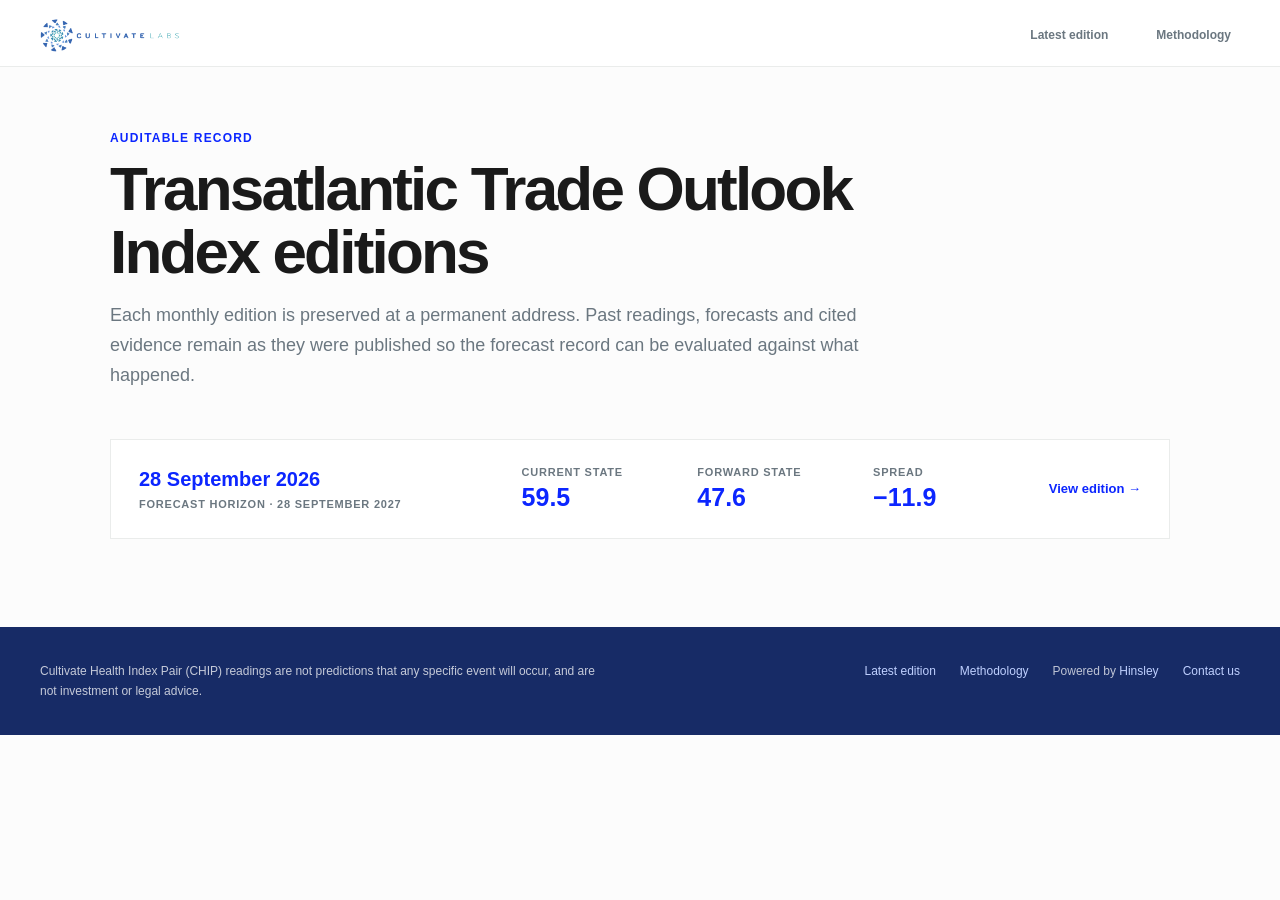
<file: editions/index.html>
<!DOCTYPE html>
<html lang="en">
<head>
<meta charset="utf-8">
<meta name="viewport" content="width=device-width, initial-scale=1">
<meta name="description" content="Permanent monthly editions of the Transatlantic Trade Outlook Index.">
<meta property="og:title" content="Transatlantic Trade Outlook Index editions | Cultivate Labs">
<meta property="og:description" content="A permanent, public record of every published index edition.">
<meta property="og:type" content="website">
<meta property="og:url" content="https://cultivatelabs.github.io/transatlantic-trade-outlook-index/editions/">
<meta property="og:image" content="https://cultivatelabs.github.io/transatlantic-trade-outlook-index/assets/og-transatlantic-trade-outlook.png">
<title>Index editions | Transatlantic Trade Outlook</title>
<link rel="stylesheet" href="../assets/css/index-core.css">
</head>
<body>
<div class="page-shell">
<header class="site-header">
<div class="site-header-main">
<a href="../index.html" aria-label="Return to the latest index"><img src="../assets/cultivate-labs-lockup.png" alt="Cultivate Labs" class="brand-lockup"></a>
<div class="site-header-right"><a class="series-link utility-link" href="../index.html">Latest edition</a><a class="series-link utility-link" href="../index.html?page=methodology">Methodology</a></div>
</div>
</header>

<main class="archive-main">
<div class="archive-kicker">Auditable record</div>
<h1 class="archive-title">Transatlantic Trade Outlook Index editions</h1>
<p class="archive-deck">Each monthly edition is preserved at a permanent address. Past readings, forecasts and cited evidence remain as they were published so the forecast record can be evaluated against what happened.</p>

<a class="archive-card" href="./2026-09-28/">
<div>
<h2 class="archive-card-title">28 September 2026</h2>
<div class="archive-card-note">Forecast horizon · 28 September 2027</div>
</div>
<div><div class="archive-label">Current state</div><div class="archive-value">59.5</div></div>
<div><div class="archive-label">Forward state</div><div class="archive-value">47.6</div></div>
<div><div class="archive-label">Spread</div><div class="archive-value">−11.9</div></div>
<span class="archive-link">View edition →</span>
</a>
</main>

<footer class="site-footer">
<div class="footer-inner">
<div class="footer-note">Cultivate Health Index Pair (CHIP) readings are not predictions that any specific event will occur, and are not investment or legal advice.</div>
<div class="footer-links"><a href="../index.html">Latest edition</a><a href="../index.html?page=methodology">Methodology</a><span class="footer-powered">Powered by <a href="https://www.hinsley.ai/" target="_blank" rel="noopener noreferrer">Hinsley</a></span><a href="https://www.cultivatelabs.com/contact" target="_blank" rel="noopener noreferrer">Contact us</a></div>
</div>
</footer>
</div>
</body>
</html>
</file>
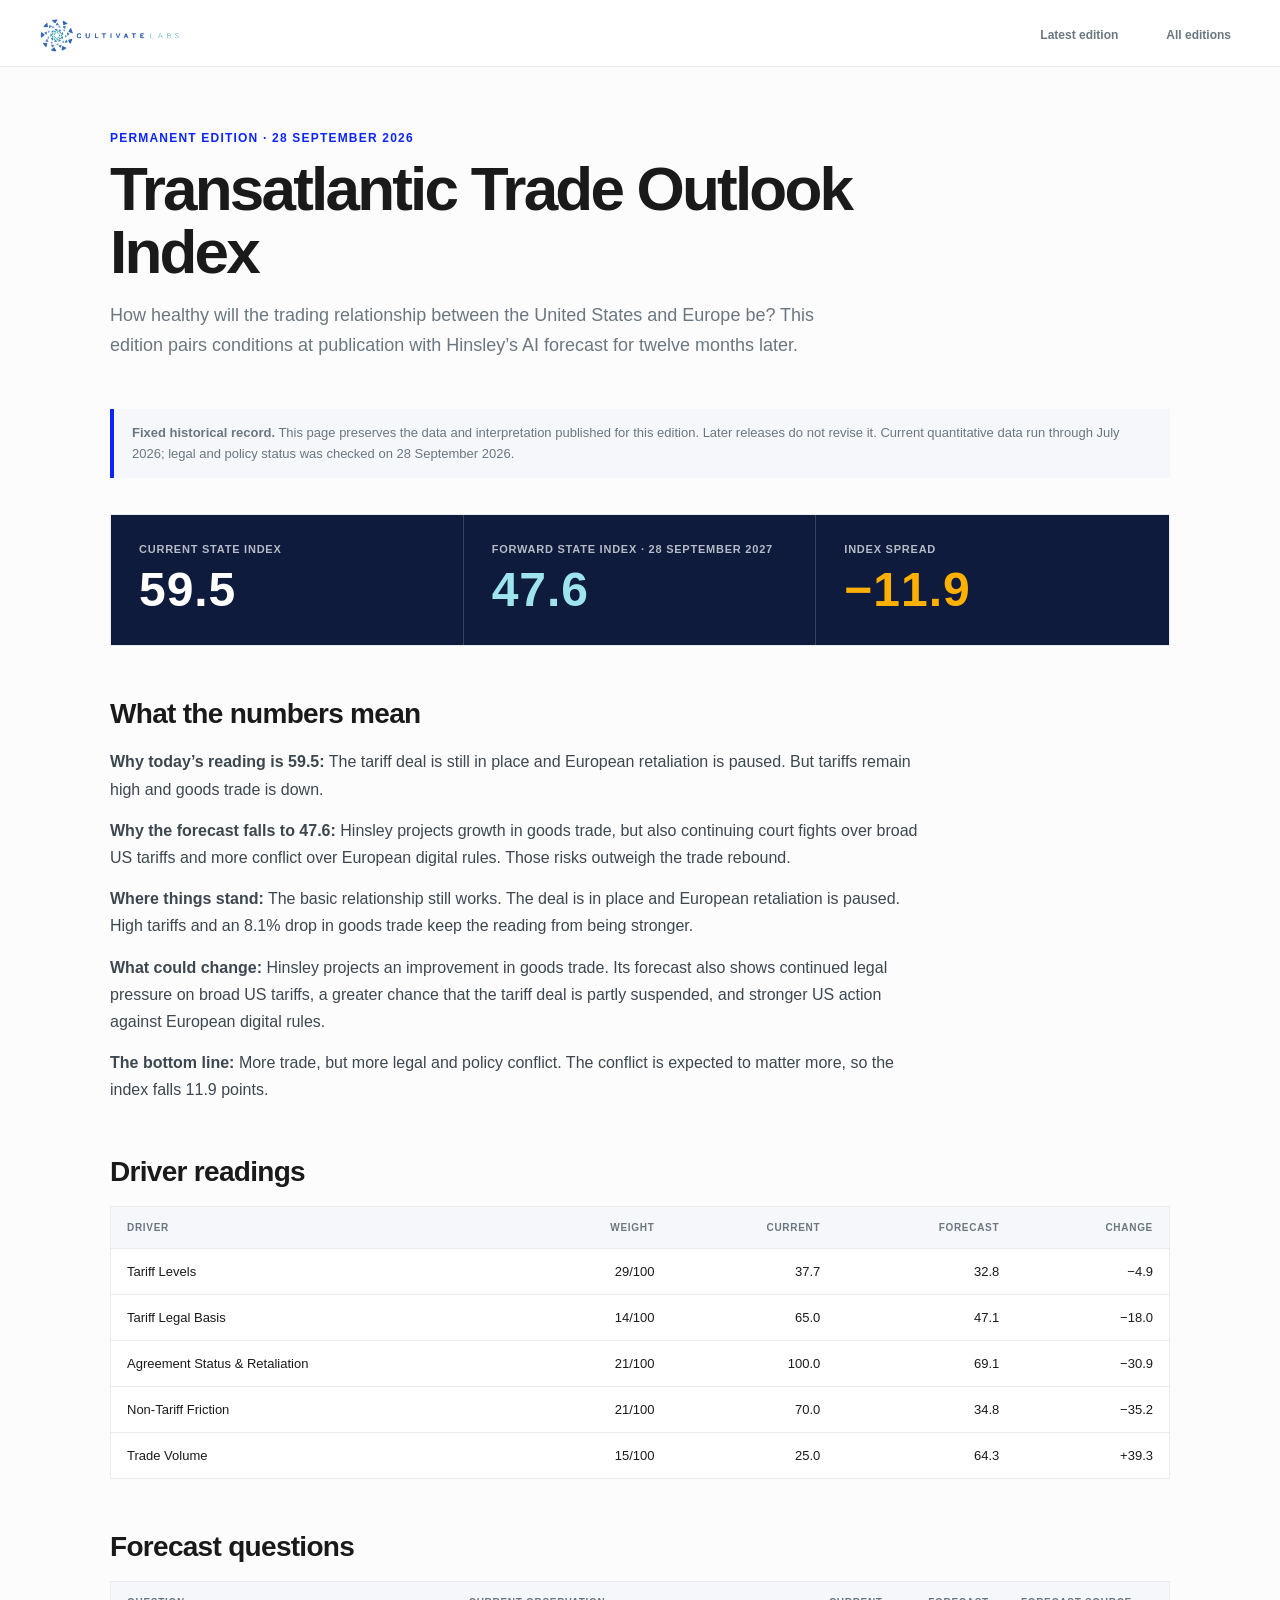
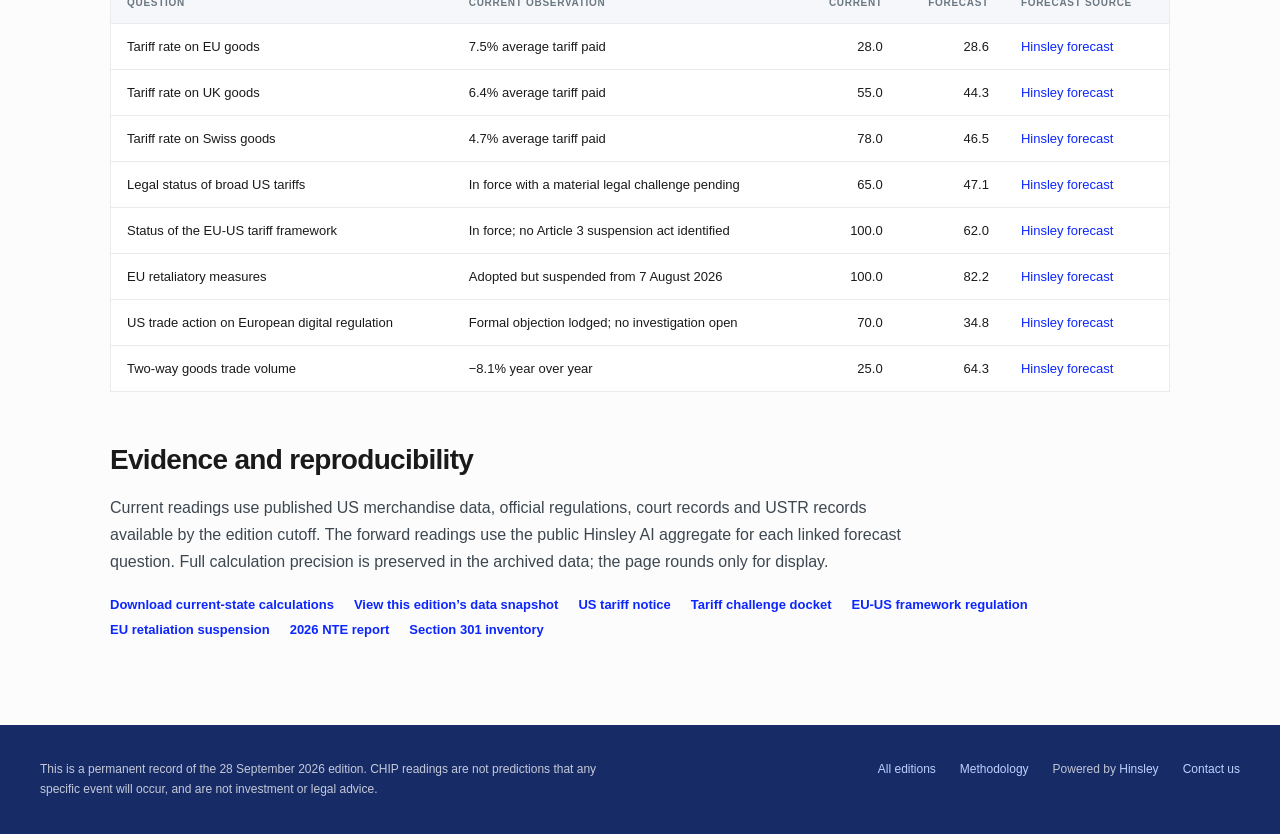
<file: editions/2026-09-28/index.html>
<!DOCTYPE html>
<html lang="en">
<head>
<meta charset="utf-8">
<meta name="viewport" content="width=device-width, initial-scale=1">
<meta name="description" content="Permanent record of the 28 September 2026 Transatlantic Trade Outlook Index edition: 59.5 current state and 47.6 forward state.">
<meta property="og:title" content="28 September 2026 edition | Transatlantic Trade Outlook Index">
<meta property="og:description" content="Current state 59.5; Hinsley AI forecast for 28 September 2027: 47.6.">
<meta property="og:type" content="article">
<meta property="og:url" content="https://cultivatelabs.github.io/transatlantic-trade-outlook-index/editions/2026-09-28/">
<meta property="og:image" content="https://cultivatelabs.github.io/transatlantic-trade-outlook-index/assets/og-transatlantic-trade-outlook.png">
<title>28 September 2026 edition | Transatlantic Trade Outlook Index</title>
<link rel="stylesheet" href="../../assets/css/index-core.css">
</head>
<body>
<div class="page-shell">
<header class="site-header">
<div class="site-header-main">
<a href="../../index.html" aria-label="Return to the latest index"><img src="../../assets/cultivate-labs-lockup.png" alt="Cultivate Labs" class="brand-lockup"></a>
<div class="site-header-right"><a class="series-link utility-link" href="../../index.html">Latest edition</a><a class="series-link utility-link" href="../">All editions</a></div>
</div>
</header>

<main class="archive-main">
<div class="archive-kicker">Permanent edition · 28 September 2026</div>
<h1 class="archive-title">Transatlantic Trade Outlook Index</h1>
<p class="archive-deck">How healthy will the trading relationship between the United States and Europe be? This edition pairs conditions at publication with Hinsley’s AI forecast for twelve months later.</p>
<div class="edition-banner"><strong>Fixed historical record.</strong> This page preserves the data and interpretation published for this edition. Later releases do not revise it. Current quantitative data run through July 2026; legal and policy status was checked on 28 September 2026.</div>

<div class="edition-metrics" aria-label="Headline index readings">
<div class="edition-metric"><div class="archive-label">Current State Index</div><div class="edition-metric-value">59.5</div></div>
<div class="edition-metric"><div class="archive-label">Forward State Index · 28 September 2027</div><div class="edition-metric-value" style="color:#9EE4EC">47.6</div></div>
<div class="edition-metric"><div class="archive-label">Index spread</div><div class="edition-metric-value" style="color:#FFB000">−11.9</div></div>
</div>

<section class="edition-section">
<h2>What the numbers mean</h2>
<div class="edition-prose">
<p><strong>Why today’s reading is 59.5:</strong> The tariff deal is still in place and European retaliation is paused. But tariffs remain high and goods trade is down.</p>
<p><strong>Why the forecast falls to 47.6:</strong> Hinsley projects growth in goods trade, but also continuing court fights over broad US tariffs and more conflict over European digital rules. Those risks outweigh the trade rebound.</p>
<p><strong>Where things stand:</strong> The basic relationship still works. The deal is in place and European retaliation is paused. High tariffs and an 8.1% drop in goods trade keep the reading from being stronger.</p>
<p><strong>What could change:</strong> Hinsley projects an improvement in goods trade. Its forecast also shows continued legal pressure on broad US tariffs, a greater chance that the tariff deal is partly suspended, and stronger US action against European digital rules.</p>
<p><strong>The bottom line:</strong> More trade, but more legal and policy conflict. The conflict is expected to matter more, so the index falls 11.9 points.</p>
</div>
</section>

<section class="edition-section">
<h2>Driver readings</h2>
<div class="edition-table-wrap">
<table class="edition-table">
<thead><tr><th>Driver</th><th class="number">Weight</th><th class="number">Current</th><th class="number">Forecast</th><th class="number">Change</th></tr></thead>
<tbody>
<tr><td>Tariff Levels</td><td class="number">29/100</td><td class="number">37.7</td><td class="number">32.8</td><td class="number">−4.9</td></tr>
<tr><td>Tariff Legal Basis</td><td class="number">14/100</td><td class="number">65.0</td><td class="number">47.1</td><td class="number">−18.0</td></tr>
<tr><td>Agreement Status &amp; Retaliation</td><td class="number">21/100</td><td class="number">100.0</td><td class="number">69.1</td><td class="number">−30.9</td></tr>
<tr><td>Non-Tariff Friction</td><td class="number">21/100</td><td class="number">70.0</td><td class="number">34.8</td><td class="number">−35.2</td></tr>
<tr><td>Trade Volume</td><td class="number">15/100</td><td class="number">25.0</td><td class="number">64.3</td><td class="number">+39.3</td></tr>
</tbody>
</table>
</div>
</section>

<section class="edition-section">
<h2>Forecast questions</h2>
<div class="edition-table-wrap">
<table class="edition-table">
<thead><tr><th>Question</th><th>Current observation</th><th class="number">Current</th><th class="number">Forecast</th><th>Forecast source</th></tr></thead>
<tbody>
<tr><td>Tariff rate on EU goods</td><td>7.5% average tariff paid</td><td class="number">28.0</td><td class="number">28.6</td><td><a href="https://www.hinsley.ai/forecasting/questions/ae183aac-3cf6-42ea-9922-121361114535">Hinsley forecast</a></td></tr>
<tr><td>Tariff rate on UK goods</td><td>6.4% average tariff paid</td><td class="number">55.0</td><td class="number">44.3</td><td><a href="https://www.hinsley.ai/forecasting/questions/46619c96-5846-41a6-92ca-1b92a5f20600">Hinsley forecast</a></td></tr>
<tr><td>Tariff rate on Swiss goods</td><td>4.7% average tariff paid</td><td class="number">78.0</td><td class="number">46.5</td><td><a href="https://www.hinsley.ai/forecasting/questions/ccc3f6f9-7a92-49c2-9b4c-7c9be55b8d6e">Hinsley forecast</a></td></tr>
<tr><td>Legal status of broad US tariffs</td><td>In force with a material legal challenge pending</td><td class="number">65.0</td><td class="number">47.1</td><td><a href="https://www.hinsley.ai/forecasting/questions/cccc399a-07cb-4980-8481-302d77bb1047">Hinsley forecast</a></td></tr>
<tr><td>Status of the EU-US tariff framework</td><td>In force; no Article 3 suspension act identified</td><td class="number">100.0</td><td class="number">62.0</td><td><a href="https://www.hinsley.ai/forecasting/questions/e46cb1ab-a086-4c31-b755-2d624c252059">Hinsley forecast</a></td></tr>
<tr><td>EU retaliatory measures</td><td>Adopted but suspended from 7 August 2026</td><td class="number">100.0</td><td class="number">82.2</td><td><a href="https://www.hinsley.ai/forecasting/questions/266cfc13-d5eb-4e23-b708-e6640e77a816">Hinsley forecast</a></td></tr>
<tr><td>US trade action on European digital regulation</td><td>Formal objection lodged; no investigation open</td><td class="number">70.0</td><td class="number">34.8</td><td><a href="https://www.hinsley.ai/forecasting/questions/e59ff3d4-bc97-44f5-a002-93eb27a83a57">Hinsley forecast</a></td></tr>
<tr><td>Two-way goods trade volume</td><td>−8.1% year over year</td><td class="number">25.0</td><td class="number">64.3</td><td><a href="https://www.hinsley.ai/forecasting/questions/d04b25cb-ef2a-438e-92ab-784cec4ce5d3">Hinsley forecast</a></td></tr>
</tbody>
</table>
</div>
</section>

<section class="edition-section">
<h2>Evidence and reproducibility</h2>
<div class="edition-prose">
<p>Current readings use published US merchandise data, official regulations, court records and USTR records available by the edition cutoff. The forward readings use the public Hinsley AI aggregate for each linked forecast question. Full calculation precision is preserved in the archived data; the page rounds only for display.</p>
</div>
<div class="edition-links">
<a href="../../data/2026-09-28-current-state.csv">Download current-state calculations</a>
<a href="./index-data.js">View this edition’s data snapshot</a>
<a href="https://www.govinfo.gov/content/pkg/FR-2026-07-28/pdf/2026-15181.pdf">US tariff notice</a>
<a href="https://www.courtlistener.com/docket/73667352/burlap-and-barrel-inc-v-united-states-of-america/">Tariff challenge docket</a>
<a href="https://eur-lex.europa.eu/legal-content/EN/ALL/?uri=CELEX%3A32026R1455">EU-US framework regulation</a>
<a href="https://eur-lex.europa.eu/legal-content/EN/ALL/?uri=CELEX%3A32026R1893">EU retaliation suspension</a>
<a href="https://ustr.gov/sites/default/files/files/Press/Releases/2026/National%20Trade%20Estimate%20Report%202026.pdf">2026 NTE report</a>
<a href="https://ustr.gov/issue-areas/enforcement/section-301-investigations">Section 301 inventory</a>
</div>
</section>
</main>

<footer class="site-footer">
<div class="footer-inner">
<div class="footer-note">This is a permanent record of the 28 September 2026 edition. CHIP readings are not predictions that any specific event will occur, and are not investment or legal advice.</div>
<div class="footer-links"><a href="../">All editions</a><a href="../../index.html?page=methodology">Methodology</a><span class="footer-powered">Powered by <a href="https://www.hinsley.ai/" target="_blank" rel="noopener noreferrer">Hinsley</a></span><a href="https://www.cultivatelabs.com/contact" target="_blank" rel="noopener noreferrer">Contact us</a></div>
</div>
</footer>
</div>
</body>
</html>
</file>
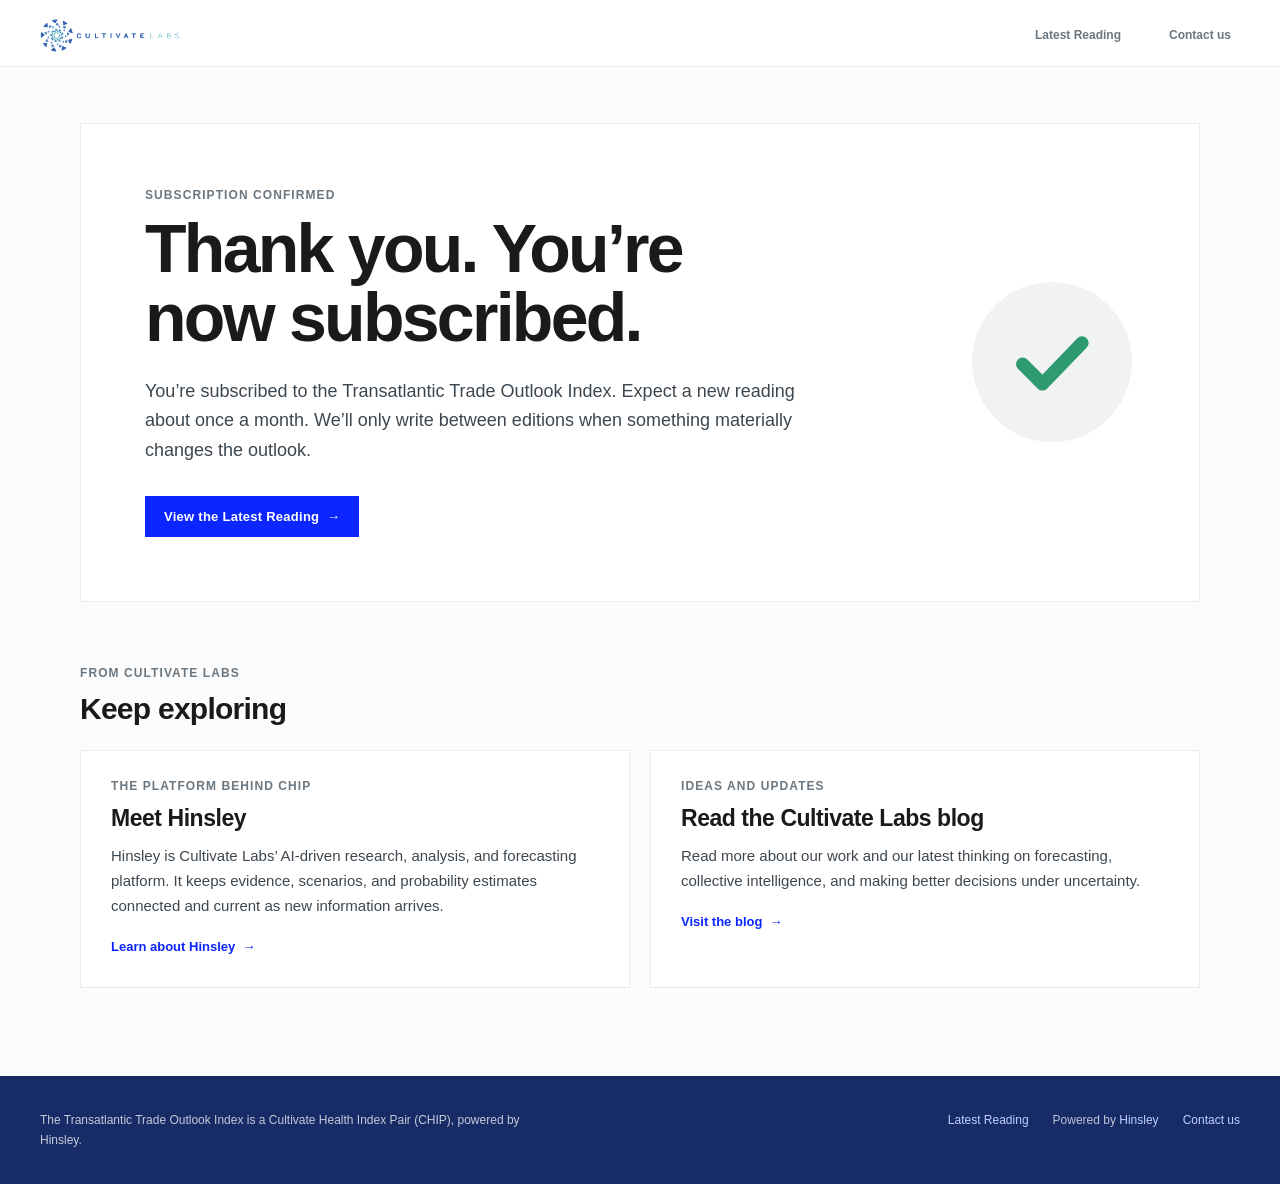
<file: subscribed.html>
<!DOCTYPE html>
<html lang="en">
<head>
<meta charset="utf-8">
<meta name="viewport" content="width=device-width, initial-scale=1">
<meta name="robots" content="noindex,follow">
<meta name="description" content="Subscription confirmation for the Transatlantic Trade Outlook Index from Cultivate Labs.">
<title>Subscription Confirmed | Transatlantic Trade Outlook Index</title>
<link rel="stylesheet" href="./assets/css/index-core.css">
</head>
<body>
<div class="page-shell">
<header class="site-header">
  <div class="site-header-main">
    <a href="./" aria-label="Cultivate Labs — latest Transatlantic Trade Outlook Index reading">
      <img src="assets/cultivate-labs-lockup.png" alt="Cultivate Labs" class="brand-lockup">
    </a>
    <div class="site-header-right">
      <a class="series-link utility-link" href="./">Latest Reading</a>
      <a class="series-link utility-link" href="https://www.cultivatelabs.com/contact" target="_blank" rel="noopener noreferrer">Contact us</a>
    </div>
  </div>
</header>

<main class="confirmation-main">
  <section class="confirmation-hero" aria-labelledby="confirmation-title">
    <div class="confirmation-copy">
      <p class="confirmation-kicker">Subscription confirmed</p>
      <h1 class="confirmation-title" id="confirmation-title">Thank you. You’re now subscribed.</h1>
      <p class="confirmation-description">You’re subscribed to the Transatlantic Trade Outlook Index. Expect a new reading about once a month. We’ll only write between editions when something materially changes the outlook.</p>
      <a class="action-button primary confirmation-button" href="./">View the Latest Reading&nbsp; →</a>
    </div>
    <div class="confirmation-checkmark" aria-hidden="true">
      <svg viewBox="0 0 120 120"><path d="M20 63 47 90 101 34"></path></svg>
    </div>
  </section>

  <section class="resource-section" aria-labelledby="resource-heading">
    <p class="resource-kicker">From Cultivate Labs</p>
    <h2 class="resource-heading" id="resource-heading">Keep exploring</h2>
    <div class="resource-grid">
      <a class="resource-card" href="https://www.hinsley.ai/" target="_blank" rel="noopener noreferrer">
        <div class="resource-copy">
          <p class="resource-kicker">The platform behind CHIP</p>
          <h3 class="resource-title">Meet Hinsley</h3>
          <p class="resource-description">Hinsley is Cultivate Labs’ AI-driven research, analysis, and forecasting platform. It keeps evidence, scenarios, and probability estimates connected and current as new information arrives.</p>
          <span class="resource-link-label">Learn about Hinsley&nbsp; →</span>
        </div>
      </a>

      <a class="resource-card" href="https://cultivatelabs.com/blog" target="_blank" rel="noopener noreferrer">
        <div class="resource-copy">
          <p class="resource-kicker">Ideas and updates</p>
          <h3 class="resource-title">Read the Cultivate Labs blog</h3>
          <p class="resource-description">Read more about our work and our latest thinking on forecasting, collective intelligence, and making better decisions under uncertainty.</p>
          <span class="resource-link-label">Visit the blog&nbsp; →</span>
        </div>
      </a>
    </div>
  </section>
</main>

<footer class="site-footer">
  <div class="footer-inner">
    <div class="confirmation-footer-note">The Transatlantic Trade Outlook Index is a Cultivate Health Index Pair (CHIP), powered by Hinsley.</div>
    <div class="footer-links">
      <a href="./">Latest Reading</a>
      <span class="footer-powered">Powered by <a href="https://www.hinsley.ai/" target="_blank" rel="noopener noreferrer">Hinsley</a></span>
      <a href="https://www.cultivatelabs.com/contact" target="_blank" rel="noopener noreferrer">Contact us</a>
    </div>
  </div>
</footer>
</div>
</body>
</html>
</file>
<file: assets/css/index-core.css>
:root {
  --index-page: #fcfcfc;
  --index-surface: #ffffff;
  --index-surface-subtle: #f5f7fb;
  --index-text: #1a1a1a;
  --index-text-muted: #6b7780;
  --index-text-soft: #8b959c;
  --index-blue: #0c26ff;
  --index-blue-hover: #267fff;
  --index-navy: #0e1b3d;
  --index-navy-secondary: #172b66;
  --index-positive: #37a4af;
  --index-negative: #c84a35;
  --index-orange: #ffb000;
  --index-border: #eaeceb;
  --index-border-blue: #e5eaf5;
  --index-control-border: #dce0e3;
  --index-font: "Helvetica Neue", Arial, Helvetica, sans-serif;
  --index-content-width: 1360px;
}

html,
body {
  margin: 0;
  padding: 0;
}

body {
  background: var(--index-page);
  color: var(--index-text);
  font-family: var(--index-font);
  -webkit-font-smoothing: antialiased;
}

a {
  color: var(--index-blue);
  text-decoration: none;
  border-bottom: 0;
}

a:hover {
  color: var(--index-blue-hover);
}

.page-shell {
  min-width: 0;
  background: var(--index-page);
}

.site-header {
  background: var(--index-surface);
  border-bottom: 1px solid var(--index-border);
}

.site-header-main {
  max-width: var(--index-content-width);
  margin: 0 auto;
  padding: 18px 40px 14px;
  display: flex;
  align-items: center;
  justify-content: space-between;
  gap: 32px;
}

.site-header-right {
  display: flex;
  align-items: center;
  justify-content: flex-end;
  gap: 30px;
}

.brand-lockup {
  height: 34px;
  width: auto;
  display: block;
}

.header-emphasis {
  color: #111;
  font-weight: 700;
}

.series-link {
  background: none;
  border: 0;
  padding: 0;
  color: var(--index-text-muted);
  font: 700 12px/1.4 var(--index-font);
  cursor: pointer;
  white-space: nowrap;
}

.series-link:hover {
  color: var(--index-text);
}

.series-link.utility-link {
  padding: 7px 9px;
  transition: background-color 0.15s ease, color 0.15s ease;
}

.series-link.utility-link:hover,
.series-link.utility-link:focus-visible {
  background: var(--index-surface-subtle);
  color: var(--index-text-muted);
}

.header-dates {
  text-align: right;
  font-size: 11.5px;
  color: var(--index-text-muted);
  line-height: 1.6;
}

.primary-nav-wrap {
  border-top: 1px solid #f0f2f3;
  background: var(--index-surface);
}

.primary-nav {
  max-width: var(--index-content-width);
  margin: 0 auto;
  padding: 0 40px;
  display: flex;
  align-items: center;
  gap: 4px;
}

.nav-tabs {
  display: flex;
  align-items: center;
  gap: 4px;
  overflow-x: auto;
  scrollbar-width: none;
}

.nav-series {
  margin-left: auto;
  flex: none;
  display: flex;
  align-items: center;
  gap: 20px;
}

.primary-nav::-webkit-scrollbar {
  display: none;
}

.powered-label {
  font-size: 12px;
  color: var(--index-text-muted);
  white-space: nowrap;
}

.powered-label .series-link {
  margin-left: 2px;
}

.page-wrap {
  max-width: var(--index-content-width);
  margin: 0 auto;
  padding: 40px 40px 80px;
}

.index-intro {
  display: flex;
  align-items: flex-start;
  justify-content: space-between;
  gap: 40px;
  margin-bottom: 20px;
}

.index-intro-inner {
  width: 100%;
}

.index-kicker {
  font-size: 12px;
  font-weight: 700;
  letter-spacing: 0.09em;
  text-transform: uppercase;
  color: var(--index-text-muted);
  margin-bottom: 8px;
}

.index-title-row {
  display: flex;
  align-items: center;
  flex-wrap: wrap;
  gap: 10px 12px;
  margin-bottom: 8px;
}

.index-title {
  margin: 0;
  font-size: 38px;
  font-weight: 700;
  letter-spacing: -0.02em;
}

.beta-badge {
  flex: none;
  padding: 4px 8px 3px;
  border: 1px solid #b9c7dc;
  background: #eef2f8;
  color: var(--index-navy);
  font-size: 10px;
  font-weight: 700;
  line-height: 1;
  letter-spacing: 0.09em;
}

.index-deck {
  margin: 0;
  font-size: 16px;
  line-height: 1.6;
  color: #3d4750;
  text-wrap: pretty;
}

.index-inline-link {
  white-space: nowrap;
  font-size: 13px;
  font-weight: 700;
}

.index-inline-link.secondary {
  margin-left: 10px;
  color: var(--index-text-muted);
}

.hero-metrics {
  background: var(--index-navy);
  color: #fff;
  display: grid;
  grid-template-columns: minmax(0, 1fr) 300px;
  margin-bottom: 0;
}

.hero-main {
  padding: 28px 34px;
}

.hero-pair {
  display: flex;
  align-items: flex-end;
  gap: 24px;
  flex-wrap: wrap;
}

.hero-number {
  font-size: 110px;
  line-height: 0.86;
  font-weight: 700;
  letter-spacing: 0.01em;
  font-variant-numeric: tabular-nums;
}

.hero-arrow {
  font-size: 34px;
  line-height: 1;
  color: rgba(255, 255, 255, 0.35);
  padding-bottom: 15px;
}

.hero-spread {
  margin-left: auto;
  border-left: 1px solid rgba(255, 255, 255, 0.18);
  padding-left: 28px;
  padding-bottom: 2px;
}

.hero-meta {
  background: rgba(255, 255, 255, 0.09);
  padding: 26px 28px;
  display: flex;
  flex-direction: column;
  justify-content: center;
  gap: 14px;
  font-size: 12px;
  line-height: 1.5;
}

.hero-label {
  font-size: 11px;
  font-weight: 700;
  letter-spacing: 0.1em;
  text-transform: uppercase;
  color: rgba(255, 255, 255, 0.72);
  margin-bottom: 10px;
}

.hero-label-forward {
  color: #9ee4ec;
}

.hero-spread-label,
.hero-meta-label {
  font-size: 11px;
  font-weight: 700;
  letter-spacing: 0.1em;
  text-transform: uppercase;
  color: rgba(255, 255, 255, 0.6);
  margin-bottom: 4px;
}

.hero-spread-label {
  color: rgba(255, 255, 255, 0.65);
  margin-bottom: 7px;
}

.hero-spread-number {
  font-size: 38px;
  font-weight: 700;
  line-height: 1;
  color: var(--index-orange);
}

.hero-direction {
  font-size: 12.5px;
  font-weight: 700;
  margin-top: 7px;
  color: #fff;
}

.hero-meta-value {
  font-size: 16px;
  font-weight: 700;
}

.hero-meta-detail {
  color: rgba(255, 255, 255, 0.7);
}

.hero-meta-divider {
  height: 1px;
  background: rgba(255, 255, 255, 0.18);
}

.share-strip {
  background: var(--index-surface);
  border: 1px solid var(--index-border);
  padding: 13px 18px;
  margin-bottom: 0;
  display: flex;
  align-items: center;
  justify-content: space-between;
  gap: 20px;
}

.subscribe-panel {
  background: #f4f7fc;
  border: 1px solid #dce3f2;
  border-top: 0;
  padding: 14px 18px;
  margin-bottom: 0;
  display: flex;
  align-items: center;
  justify-content: flex-end;
  gap: 10px;
}

.share-actions {
  display: flex;
  align-items: center;
  gap: 8px;
  flex-wrap: wrap;
}

.share-title {
  font-size: 13px;
  font-weight: 700;
  color: #111;
}

.share-description {
  font-size: 11.5px;
  color: var(--index-text-soft);
  margin-top: 2px;
}

.action-button {
  background: var(--index-surface);
  border: 1px solid var(--index-control-border);
  color: #485c6b;
  padding: 9px 14px;
  font: 700 12px/1 var(--index-font);
  cursor: pointer;
  letter-spacing: 0.02em;
  white-space: nowrap;
  text-decoration: none;
  display: inline-flex;
  align-items: center;
  justify-content: center;
  gap: 7px;
  transition: background-color 0.15s ease, border-color 0.15s ease, color 0.15s ease;
}

.action-button svg {
  width: 14px;
  height: 14px;
  display: block;
  stroke: currentColor;
  fill: none;
  stroke-width: 1.8;
  stroke-linecap: round;
  stroke-linejoin: round;
}

.action-button.primary {
  background: var(--index-blue);
  border-color: var(--index-blue);
  color: #fff;
}

.action-button:not(.primary):hover,
.action-button:not(.primary):focus-visible {
  background: var(--index-surface-subtle);
  border: 1px solid var(--index-control-border);
  color: #485c6b;
}

.action-button.primary:hover,
.action-button.primary:focus-visible {
  background: var(--index-blue-hover);
  border: 1px solid var(--index-blue);
  color: #fff;
}

.info-tip {
  position: relative;
  display: inline-flex;
  align-items: center;
  margin-left: 5px;
  vertical-align: middle;
}

.info-tip > button {
  width: 17px;
  height: 17px;
  border: 1px solid currentColor;
  border-radius: 50%;
  background: transparent;
  color: inherit;
  padding: 0;
  font: 700 10px/1 var(--index-font);
  cursor: help;
  opacity: 0.8;
}

.info-bubble {
  position: absolute;
  left: 50%;
  bottom: calc(100% + 9px);
  z-index: 20;
  width: 230px;
  transform: translateX(-50%);
  background: #111;
  color: #fff;
  padding: 10px 12px;
  font-size: 11.5px;
  font-weight: 400;
  line-height: 1.45;
  box-shadow: 0 5px 18px rgba(0, 0, 0, 0.18);
  opacity: 0;
  visibility: hidden;
  pointer-events: none;
  text-align: left;
}

.info-bubble::after {
  content: "";
  position: absolute;
  top: 100%;
  left: 50%;
  margin-left: -5px;
  border: 5px solid transparent;
  border-top-color: #111;
}

.info-tip:hover .info-bubble,
.info-tip:focus-within .info-bubble {
  opacity: 1;
  visibility: visible;
}

.short-card .info-bubble {
  left: auto;
  right: -10px;
  transform: none;
}

.short-card .info-bubble::after {
  left: auto;
  right: 13px;
}

.hero-grid {
  display: grid;
  grid-template-columns: minmax(0, 1fr) minmax(430px, 1fr);
  gap: 20px;
  margin-top: 24px;
  margin-bottom: 30px;
}

.history-card {
  background: var(--index-surface);
  border: 1px solid var(--index-border);
  padding: 22px 26px 16px;
  display: flex;
  flex-direction: column;
}

.short-card {
  background: var(--index-surface-subtle);
  color: var(--index-text);
  border: 1px solid var(--index-border-blue);
  padding: 28px 30px;
  display: flex;
  flex-direction: column;
  justify-content: space-between;
}

.short-card-heading {
  display: flex;
  align-items: baseline;
  justify-content: space-between;
  gap: 18px;
  padding-bottom: 14px;
}

.short-card-title {
  color: var(--index-blue);
  font-size: 16px;
  font-weight: 700;
  letter-spacing: -0.01em;
}

.short-card-date {
  flex: none;
  color: var(--index-text-soft);
  font-size: 12.5px;
}

.short-card-links {
  display: flex;
  flex-wrap: wrap;
  gap: 10px 20px;
  margin-top: 20px;
  padding-top: 16px;
  border-top: 1px solid #dce3f2;
  font-size: 12.5px;
  font-weight: 700;
}

.reference-grid {
  display: grid;
  grid-template-columns: 1fr 1fr;
  gap: 1px;
  background: var(--index-border);
}

.driver-grid {
  display: grid;
  grid-template-columns: repeat(5, 1fr);
  gap: 2px;
  margin-bottom: 2px;
}

.section-heading-row {
  display: flex;
  align-items: baseline;
  justify-content: space-between;
  gap: 24px;
  margin-bottom: 8px;
  scroll-margin-top: 20px;
}

.section-heading-actions {
  display: flex;
  flex-wrap: wrap;
  justify-content: flex-end;
  gap: 8px 20px;
  font-size: 12.5px;
  font-weight: 700;
}

.structure-intro {
  max-width: 900px;
  margin: 0 0 18px;
  color: #3d4750;
  font-size: 14.5px;
  line-height: 1.6;
  text-wrap: pretty;
}

.weight-track {
  height: 7px;
  background: var(--index-border);
  margin: 5px 0 16px;
  overflow: hidden;
}

.weight-fill {
  height: 100%;
  background: var(--index-blue);
}

.table-label-mobile {
  display: none;
}

.interpretation-list {
  display: flex;
  flex-direction: column;
  gap: 13px;
  margin: 18px 0 20px;
  max-width: 900px;
}

.interpretation-item {
  display: grid;
  grid-template-columns: 20px minmax(0, 1fr);
  gap: 10px;
  align-items: start;
}

.interpretation-check {
  width: 17px;
  height: 17px;
  border-radius: 50%;
  background: #e8ecff;
  color: var(--index-blue);
  display: flex;
  align-items: center;
  justify-content: center;
  font-size: 10px;
  font-weight: 700;
  margin-top: 4px;
}

.closing-grid {
  display: grid;
  grid-template-columns: 1fr;
  gap: 2px;
  margin-top: 36px;
}

.closing-card {
  background: var(--index-surface);
  border: 1px solid var(--index-border);
  padding: 28px 30px;
  display: flex;
  flex-direction: column;
  align-items: flex-start;
}

.question-table {
  background: var(--index-surface);
  border: 1px solid var(--index-border);
}

.question-header-label {
  display: flex;
  align-items: center;
  justify-content: flex-end;
  gap: 3px;
  text-align: right;
}

.info-tip.table-info {
  margin-left: 2px;
  color: var(--index-text-muted);
}

.info-tip.table-info > button {
  width: 15px;
  height: 15px;
  font-size: 9px;
  cursor: help;
}

.info-tip.table-info .info-bubble {
  left: auto;
  right: -8px;
  width: 220px;
  transform: none;
  text-transform: none;
  letter-spacing: 0;
}

.info-tip.table-info .info-bubble::after {
  left: auto;
  right: 10px;
}

.forecast-page-intro {
  max-width: 860px;
  margin-bottom: 36px;
}

.forecast-page-note {
  margin-top: 20px;
  padding: 14px 18px;
  border-left: 4px solid var(--index-blue);
  background: var(--index-surface-subtle);
  color: #3d4750;
  font-size: 13.5px;
  line-height: 1.6;
}

.forecast-page-note a {
  font-weight: 700;
}

.forecast-group {
  margin-bottom: 34px;
  scroll-margin-top: 20px;
}

.forecast-group:last-of-type {
  margin-bottom: 0;
}

.question-detail {
  background: #fafafa;
  border-top: 1px solid var(--index-border);
  padding: 26px 26px 26px 236px;
  display: grid;
  grid-template-columns: minmax(0, 1fr) 420px;
  gap: 44px;
}

.method-layout {
  display: grid;
  grid-template-columns: 230px minmax(0, 1fr);
  gap: 56px;
  align-items: start;
}

.methodology-intro {
  max-width: 820px;
  margin-bottom: 44px;
}

.page-title {
  margin: 0 0 14px;
  font-size: 38px;
  font-weight: 700;
  letter-spacing: -0.02em;
}

.page-intro {
  margin: 0;
  font-size: 16px;
  line-height: 1.6;
  color: #3d4750;
  text-wrap: pretty;
}

.ai-disclosure {
  margin-top: 24px;
  background: var(--index-surface-subtle);
  border: 1px solid var(--index-border-blue);
  padding: 20px 22px;
}

.ai-disclosure-label {
  font-size: 10px;
  font-weight: 700;
  letter-spacing: 0.09em;
  text-transform: uppercase;
  color: var(--index-blue);
  margin-bottom: 9px;
}

.ai-disclosure-copy {
  margin: 0 0 10px;
  font-size: 14px;
  line-height: 1.7;
  color: var(--index-text);
  text-wrap: pretty;
}

.ai-disclosure-copy:last-child {
  margin-bottom: 0;
  color: #3d4750;
}

.methodology-contents {
  position: sticky;
  top: 20px;
  font-size: 13px;
  line-height: 2.1;
}

.methodology-contents-label {
  font-size: 10px;
  font-weight: 700;
  letter-spacing: 0.08em;
  text-transform: uppercase;
  color: var(--index-text-soft);
  margin-bottom: 8px;
}

.methodology-contents-links {
  display: flex;
  flex-direction: column;
}

.methodology-body {
  max-width: 820px;
}

.methodology-section-title {
  margin: 0 0 8px;
  font-size: 24px;
  font-weight: 700;
  letter-spacing: -0.01em;
}

.methodology-section-copy {
  margin: 0 0 20px;
  font-size: 15px;
  line-height: 1.7;
  color: #3d4750;
  text-wrap: pretty;
}

.movement-table {
  border: 1px solid var(--index-border);
  background: var(--index-surface);
  margin-bottom: 48px;
}

.movement-row {
  display: grid;
  grid-template-columns: 130px 8px minmax(0, 1fr);
  align-items: stretch;
  border-bottom: 1px solid var(--index-border-soft);
}

.movement-row:last-child {
  border-bottom: 0;
}

.movement-range {
  padding: 14px 20px;
  align-self: center;
  font-size: 14px;
  font-weight: 700;
  font-variant-numeric: tabular-nums;
}

.movement-row > div:last-child {
  padding: 12px 20px;
  align-self: center;
  font-size: 14px;
  line-height: 1.45;
  color: #3d4750;
}

.movement-row strong {
  display: block;
  color: var(--index-text);
}

.movement-row span {
  display: block;
  font-size: 12.5px;
  color: var(--index-text-muted);
}

.background-source-link {
  display: inline-block;
  margin-top: 18px;
  font-size: 12.5px;
  font-weight: 700;
}

.two-col-grid {
  display: grid;
  grid-template-columns: 1fr 1fr;
  gap: 2px;
}

.three-col-grid {
  display: grid;
  grid-template-columns: repeat(3, 1fr);
  gap: 2px;
}

.footer-inner {
  max-width: var(--index-content-width);
  margin: 0 auto;
  display: flex;
  justify-content: space-between;
  gap: 40px;
}

.site-footer {
  background: var(--index-navy-secondary);
  color: rgba(255, 255, 255, 0.75);
  padding: 34px 40px;
  font-size: 12px;
  line-height: 1.7;
}

.footer-note {
  max-width: 560px;
}

.footer-links {
  display: flex;
  gap: 24px;
  flex-wrap: wrap;
}

.footer-links a {
  color: #bfd0ff;
  border-bottom: 0;
}

.footer-links a:hover {
  color: #fff;
  border-bottom: 0;
}

.footer-powered {
  color: rgba(255, 255, 255, 0.72);
  white-space: nowrap;
}

/* Subscription confirmation page */
.confirmation-main {
  max-width: 1120px;
  margin: 0 auto;
  padding: 56px 40px 88px;
}

.confirmation-hero {
  display: grid;
  grid-template-columns: minmax(0, 1fr) 250px;
  min-height: 420px;
  background: var(--index-surface);
  border: 1px solid var(--index-border);
}

.confirmation-copy {
  padding: 64px;
  display: flex;
  flex-direction: column;
  align-items: flex-start;
  justify-content: center;
}

.confirmation-kicker,
.resource-kicker {
  margin: 0 0 12px;
  color: var(--index-text-muted);
  font-size: 12px;
  font-weight: 700;
  letter-spacing: 0.09em;
  text-transform: uppercase;
}

.confirmation-title {
  max-width: 680px;
  margin: 0;
  color: var(--index-text);
  font-size: clamp(42px, 6vw, 68px);
  font-weight: 700;
  line-height: 1.02;
  letter-spacing: -0.04em;
  text-wrap: balance;
}

.confirmation-description {
  max-width: 650px;
  margin: 24px 0 30px;
  color: #3d4750;
  font-size: 18px;
  line-height: 1.65;
  text-wrap: pretty;
}

.confirmation-button {
  padding: 13px 18px;
  font-size: 13px;
}

.confirmation-checkmark {
  display: flex;
  align-items: center;
  justify-content: center;
  padding: 40px 44px 40px 0;
}

.confirmation-checkmark svg {
  width: 88px;
  height: 88px;
  padding: 36px;
  border-radius: 50%;
  background: #f0f2f3;
  fill: none;
  stroke: #2d9a70;
  stroke-width: 18;
  stroke-linecap: round;
  stroke-linejoin: round;
}

.resource-section {
  margin-top: 64px;
}

.resource-heading {
  margin: 0 0 24px;
  font-size: 30px;
  letter-spacing: -0.025em;
}

.resource-grid {
  display: grid;
  grid-template-columns: repeat(2, minmax(0, 1fr));
  gap: 20px;
}

.resource-card {
  min-width: 0;
  background: var(--index-surface);
  border: 1px solid var(--index-border);
  color: var(--index-text);
  display: block;
  transition: transform 0.15s ease, border-color 0.15s ease, box-shadow 0.15s ease;
}

.resource-card:hover,
.resource-card:focus-visible {
  color: var(--index-text);
  border-color: #cfd6df;
  box-shadow: 0 12px 28px rgba(14, 27, 61, 0.08);
  transform: translateY(-2px);
}

.resource-copy {
  padding: 28px 30px 32px;
}

.resource-title {
  margin: 0;
  font-size: 23px;
  line-height: 1.2;
  letter-spacing: -0.02em;
}

.resource-description {
  margin: 12px 0 18px;
  color: #3d4750;
  font-size: 15px;
  line-height: 1.65;
  text-wrap: pretty;
}

.resource-link-label {
  color: var(--index-blue);
  font-size: 13px;
  font-weight: 700;
}

.confirmation-footer-note {
  max-width: 520px;
}

/* Permanent edition archive */
.archive-main {
  max-width: 1060px;
  margin: 0 auto;
  padding: 64px 40px 88px;
}

.archive-kicker {
  margin-bottom: 12px;
  color: var(--index-blue);
  font-size: 12px;
  font-weight: 700;
  letter-spacing: 0.1em;
  text-transform: uppercase;
}

.archive-title {
  max-width: 820px;
  margin: 0 0 18px;
  font-size: clamp(38px, 5vw, 62px);
  line-height: 1.02;
  letter-spacing: -0.045em;
}

.archive-deck {
  max-width: 760px;
  margin: 0 0 48px;
  color: var(--index-text-muted);
  font-size: 18px;
  line-height: 1.65;
}

.archive-card {
  display: grid;
  grid-template-columns: minmax(220px, 1.3fr) repeat(3, minmax(100px, 0.55fr)) auto;
  align-items: center;
  gap: 24px;
  padding: 26px 28px;
  border: 1px solid var(--index-border);
  background: var(--index-surface);
}

.archive-card:hover {
  border-color: #cfd6e7;
  box-shadow: 0 8px 28px rgba(14, 27, 61, 0.06);
}

.archive-card-title {
  margin: 0 0 6px;
  font-size: 20px;
  line-height: 1.25;
}

.archive-card-note,
.archive-label {
  color: var(--index-text-muted);
  font-size: 11px;
  font-weight: 700;
  letter-spacing: 0.07em;
  text-transform: uppercase;
}

.archive-value {
  margin-top: 5px;
  font-size: 25px;
  font-weight: 700;
  font-variant-numeric: tabular-nums;
}

.archive-link {
  color: var(--index-blue);
  font-size: 13px;
  font-weight: 700;
  white-space: nowrap;
}

.edition-banner {
  margin-bottom: 36px;
  padding: 14px 18px;
  border-left: 4px solid var(--index-blue);
  background: var(--index-surface-subtle);
  color: var(--index-text-muted);
  font-size: 13px;
  line-height: 1.6;
}

.edition-metrics {
  display: grid;
  grid-template-columns: repeat(3, 1fr);
  margin-bottom: 48px;
  border: 1px solid var(--index-border);
  background: var(--index-navy);
  color: #fff;
}

.edition-metric {
  padding: 28px;
  border-right: 1px solid rgba(255, 255, 255, 0.18);
}

.edition-metric:last-child {
  border-right: 0;
}

.edition-metric .archive-label {
  color: rgba(255, 255, 255, 0.7);
}

.edition-metric-value {
  margin-top: 7px;
  font-size: 48px;
  font-weight: 700;
  letter-spacing: 0.02em;
  font-variant-numeric: tabular-nums;
}

.edition-section {
  margin-top: 52px;
}

.edition-section h2 {
  margin: 0 0 18px;
  font-size: 28px;
  letter-spacing: -0.025em;
}

.edition-prose {
  max-width: 820px;
  color: #3d4750;
  font-size: 16px;
  line-height: 1.7;
}

.edition-prose p {
  margin: 0 0 14px;
}

.edition-table-wrap {
  overflow-x: auto;
  border: 1px solid var(--index-border);
  background: #fff;
}

.edition-table {
  width: 100%;
  min-width: 680px;
  border-collapse: collapse;
  font-size: 13px;
}

.edition-table th,
.edition-table td {
  padding: 15px 16px;
  border-bottom: 1px solid var(--index-border);
  text-align: left;
  vertical-align: top;
}

.edition-table th {
  background: var(--index-surface-subtle);
  color: var(--index-text-muted);
  font-size: 10px;
  letter-spacing: 0.07em;
  text-transform: uppercase;
}

.edition-table tr:last-child td {
  border-bottom: 0;
}

.edition-table .number {
  text-align: right;
  font-variant-numeric: tabular-nums;
  white-space: nowrap;
}

.edition-links {
  display: flex;
  flex-wrap: wrap;
  gap: 10px 20px;
  margin-top: 22px;
  font-size: 13px;
  font-weight: 700;
}

@media (max-width: 760px) {
  .archive-main {
    padding: 42px 20px 64px;
  }

  .archive-card {
    grid-template-columns: 1fr 1fr;
    gap: 22px 16px;
  }

  .archive-card > :first-child,
  .archive-card > :last-child {
    grid-column: 1 / -1;
  }

  .edition-metrics {
    grid-template-columns: 1fr;
  }

  .edition-metric {
    border-right: 0;
    border-bottom: 1px solid rgba(255, 255, 255, 0.18);
  }

  .edition-metric:last-child {
    border-bottom: 0;
  }
}

button:focus-visible,
a:focus-visible,
input:focus-visible {
  outline: 3px solid rgba(38, 127, 255, 0.4);
  outline-offset: 3px;
}

svg [stroke="#385AAF"] {
  stroke: var(--index-blue);
}

svg [fill="#385AAF"] {
  fill: var(--index-blue);
}

svg [stroke="#37A4AF"] {
  stroke: var(--index-blue-hover);
}

svg [fill="#37A4AF"] {
  fill: var(--index-blue-hover);
}

@media (max-width: 1020px) {
  .confirmation-hero {
    grid-template-columns: minmax(0, 1fr) 220px;
  }

  .confirmation-copy {
    padding: 50px;
  }

  .hero-metrics {
    grid-template-columns: 1fr 250px;
  }

  .hero-number {
    font-size: 88px;
  }

  .hero-spread {
    margin-left: 0;
  }

  .hero-grid {
    grid-template-columns: 1fr;
  }

  .driver-grid {
    grid-template-columns: repeat(2, 1fr);
  }

  .question-detail {
    padding: 24px;
    grid-template-columns: 1fr;
  }

  .method-layout {
    grid-template-columns: 1fr;
  }

  .method-layout > div:first-child {
    position: static !important;
    display: none;
  }

  .three-col-grid {
    grid-template-columns: 1fr 1fr;
  }
}

@media (max-width: 720px) {
  .confirmation-main {
    padding: 28px 18px 64px;
  }

  .confirmation-hero {
    grid-template-columns: 1fr;
  }

  .confirmation-copy {
    padding: 20px 26px 42px;
  }

  .confirmation-title {
    font-size: 42px;
  }

  .confirmation-description {
    font-size: 16px;
  }

  .confirmation-checkmark {
    order: -1;
    min-height: 0;
    justify-content: flex-start;
    padding: 32px 26px 0;
  }

  .confirmation-checkmark svg {
    width: 64px;
    height: 64px;
    padding: 28px;
  }

  .resource-section {
    margin-top: 48px;
  }

  .resource-grid {
    grid-template-columns: 1fr;
  }

  .resource-heading {
    font-size: 27px;
  }

  .site-header-main {
    padding: 14px 18px 12px;
    align-items: flex-start;
  }

  .site-header-main img {
    height: 29px !important;
  }

  .site-header-right {
    gap: 0;
  }

  .header-dates {
    display: none;
  }

  .primary-nav {
    padding: 0 8px;
    display: flex;
    flex-wrap: wrap;
  }

  .nav-series {
    order: -1;
    width: 100%;
    display: flex;
    justify-content: flex-end;
    padding: 7px 3px 0;
  }

  .nav-tabs {
    width: 100%;
    display: grid;
    grid-template-columns: repeat(4, minmax(0, 1fr));
    gap: 0;
    overflow: visible;
  }

  .nav-tabs button {
    margin-right: 0 !important;
    padding: 9px 3px !important;
    font-size: 10.5px !important;
    line-height: 1.15 !important;
    white-space: normal;
  }

  .series-link {
    font-size: 10.5px;
  }

  .page-wrap {
    padding: 28px 18px 56px;
  }

  .index-intro {
    display: block;
  }

  .index-intro h1 {
    font-size: 31px !important;
  }

  .index-intro p {
    font-size: 15px !important;
  }

  .hero-metrics {
    grid-template-columns: 1fr;
  }

  .hero-main {
    padding: 25px 22px;
  }

  .hero-meta {
    display: grid;
    grid-template-columns: 1fr 1fr;
    padding: 18px 22px;
  }

  .hero-number {
    font-size: 72px;
  }

  .hero-pair {
    gap: 14px;
  }

  .hero-arrow {
    font-size: 22px;
    padding-bottom: 9px;
  }

  .hero-spread {
    width: 100%;
    border-left: 0;
    border-top: 1px solid rgba(255, 255, 255, 0.18);
    padding: 14px 0 0;
    margin-top: 2px;
    display: flex;
    align-items: baseline;
    gap: 12px;
  }

  .info-bubble {
    left: auto;
    right: -10px;
    transform: none;
    width: min(230px, calc(100vw - 52px));
  }

  .info-bubble::after {
    left: auto;
    right: 13px;
  }

  .share-strip {
    align-items: flex-start;
    flex-direction: column;
    padding: 14px;
  }

  .share-actions {
    width: 100%;
  }

  .action-button {
    flex: 1;
    text-align: center;
  }

  .subscribe-panel {
    align-items: stretch;
    flex-direction: column;
    padding: 14px;
  }

  .subscribe-panel input {
    width: auto !important;
  }

  .subscribe-panel .action-button {
    width: 100%;
  }

  .history-card {
    padding: 20px 14px 12px;
  }

  .history-card > div:first-child {
    align-items: flex-start !important;
    flex-direction: column;
  }

  .short-card {
    padding: 25px 22px;
  }

  .short-card-heading,
  .section-heading-row {
    align-items: flex-start;
    flex-direction: column;
    gap: 7px;
  }

  .section-heading-actions {
    justify-content: flex-start;
  }

  .index-inline-link.secondary {
    margin-left: 0;
  }

  .reference-grid,
  .closing-grid,
  .two-col-grid,
  .three-col-grid {
    grid-template-columns: 1fr !important;
  }

  .driver-grid {
    grid-template-columns: 1fr;
  }

  .reference-grid > div {
    padding: 22px !important;
  }

  .question-table {
    border-left: 0;
    border-right: 0;
  }

  .question-header {
    display: none !important;
  }

  .question-row {
    grid-template-columns: 40px 1fr !important;
    padding: 16px 18px !important;
    gap: 12px 14px;
  }

  .question-row > div {
    display: block !important;
    text-align: left !important;
  }

  .question-row > div:nth-child(1) {
    grid-column: 1;
  }

  .question-row > div:nth-child(2) {
    grid-column: 2;
  }

  .question-row > div:nth-child(n + 3) {
    grid-column: 1 / -1;
  }

  .table-label-mobile {
    display: block;
    font-size: 9px;
    font-weight: 700;
    letter-spacing: 0.07em;
    text-transform: uppercase;
    color: #a6afb5;
    margin-bottom: 3px;
  }

  .driver-total {
    display: block !important;
  }

  .driver-total > div {
    margin-top: 8px;
    text-align: left !important;
  }

  .question-detail {
    padding: 20px 18px;
    width: 100%;
    box-sizing: border-box;
    overflow: hidden;
  }

  .question-detail > * {
    min-width: 0;
  }

  .background-risk-grid {
    grid-template-columns: 1fr !important;
  }

  .movement-row {
    grid-template-columns: 108px 7px minmax(0, 1fr);
  }

  .movement-range,
  .movement-row > div:last-child {
    padding-left: 14px;
    padding-right: 14px;
  }

  .footer-inner {
    display: block;
  }

  .footer-inner > div:last-child {
    margin-top: 18px;
    flex-wrap: wrap;
  }

  .math-table {
    overflow-x: auto;
  }

  .math-table > div {
    min-width: 1060px;
  }
}

@media print {
  .site-header-right,
  .primary-nav-wrap,
  .share-strip,
  .chart-controls,
  .monthly-reading button,
  .footer-inner > div:last-child {
    display: none !important;
  }

  body {
    background: #fff;
  }

  .page-wrap {
    padding: 24px 0;
  }

  .hero-metrics,
  .short-card {
    -webkit-print-color-adjust: exact;
    print-color-adjust: exact;
  }

  .hero-grid {
    break-before: page;
  }

  .history-card,
  .short-card,
  .reference-section {
    break-inside: avoid;
  }

  .site-footer {
    position: fixed;
    left: 0;
    right: 0;
    bottom: 0;
    padding: 5px 24px;
    background: #fff;
    color: #6B7780;
    border-top: 1px solid #EAECEB;
    font-size: 8px;
    line-height: 1.4;
  }

  .footer-inner {
    display: block;
  }

  .footer-note {
    max-width: none;
  }

  .driver-grid {
    grid-template-columns: repeat(5, 1fr);
  }

  .closing-grid {
    break-before: page;
  }

  .page-shell {
    background: #fff;
  }
}
</file>
